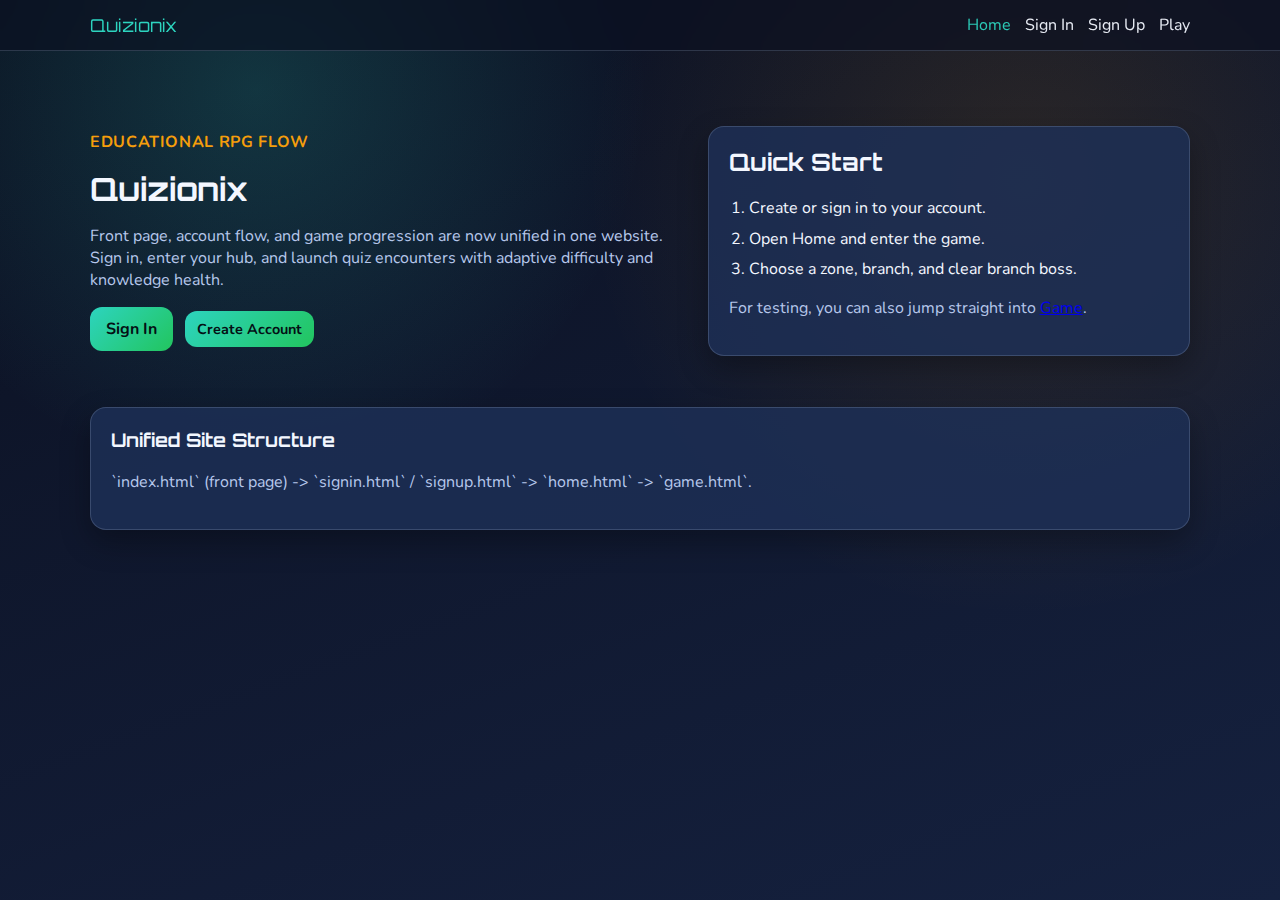
<file: index.html>
<!DOCTYPE html>
<html lang="en">
<head>
  <meta charset="UTF-8" />
  <meta name="viewport" content="width=device-width, initial-scale=1.0" />
  <title>Quizionix | Front Page</title>
  <link rel="stylesheet" href="css/site.css" />
</head>
<body>
  <header class="site-header">
    <nav class="nav container">
      <a href="index.html" class="logo">Quizionix</a>
      <button class="nav-toggle" id="navToggle" aria-label="Toggle navigation">Menu</button>
      <div class="nav-links" id="navLinks">
        <a href="index.html" class="active">Home</a>
        <a href="signin.html">Sign In</a>
        <a href="signup.html">Sign Up</a>
        <a href="game.html">Play</a>
      </div>
    </nav>
  </header>

  <main class="container">
    <section class="hero">
      <div>
        <p class="kicker">Educational RPG Flow</p>
        <h1>Quizionix</h1>
        <p class="subtext">
          Front page, account flow, and game progression are now unified in one website.
          Sign in, enter your hub, and launch quiz encounters with adaptive difficulty and knowledge health.
        </p>
        <p>
          <a href="signin.html" class="btn">Sign In</a>
          <a href="signup.html" class="btn btn-small" style="margin-left: 8px;">Create Account</a>
        </p>
      </div>
      <aside class="panel">
        <h2>Quick Start</h2>
        <ol class="how-steps">
          <li>Create or sign in to your account.</li>
          <li>Open Home and enter the game.</li>
          <li>Choose a zone, branch, and clear branch boss.</li>
        </ol>
        <p class="muted">For testing, you can also jump straight into <a href="game.html">Game</a>.</p>
      </aside>
    </section>

    <section class="about panel">
      <h3>Unified Site Structure</h3>
      <p class="muted">`index.html` (front page) -> `signin.html` / `signup.html` -> `home.html` -> `game.html`.</p>
    </section>
  </main>

  <script src="js/site.js"></script>
</body>
</html>
</file>
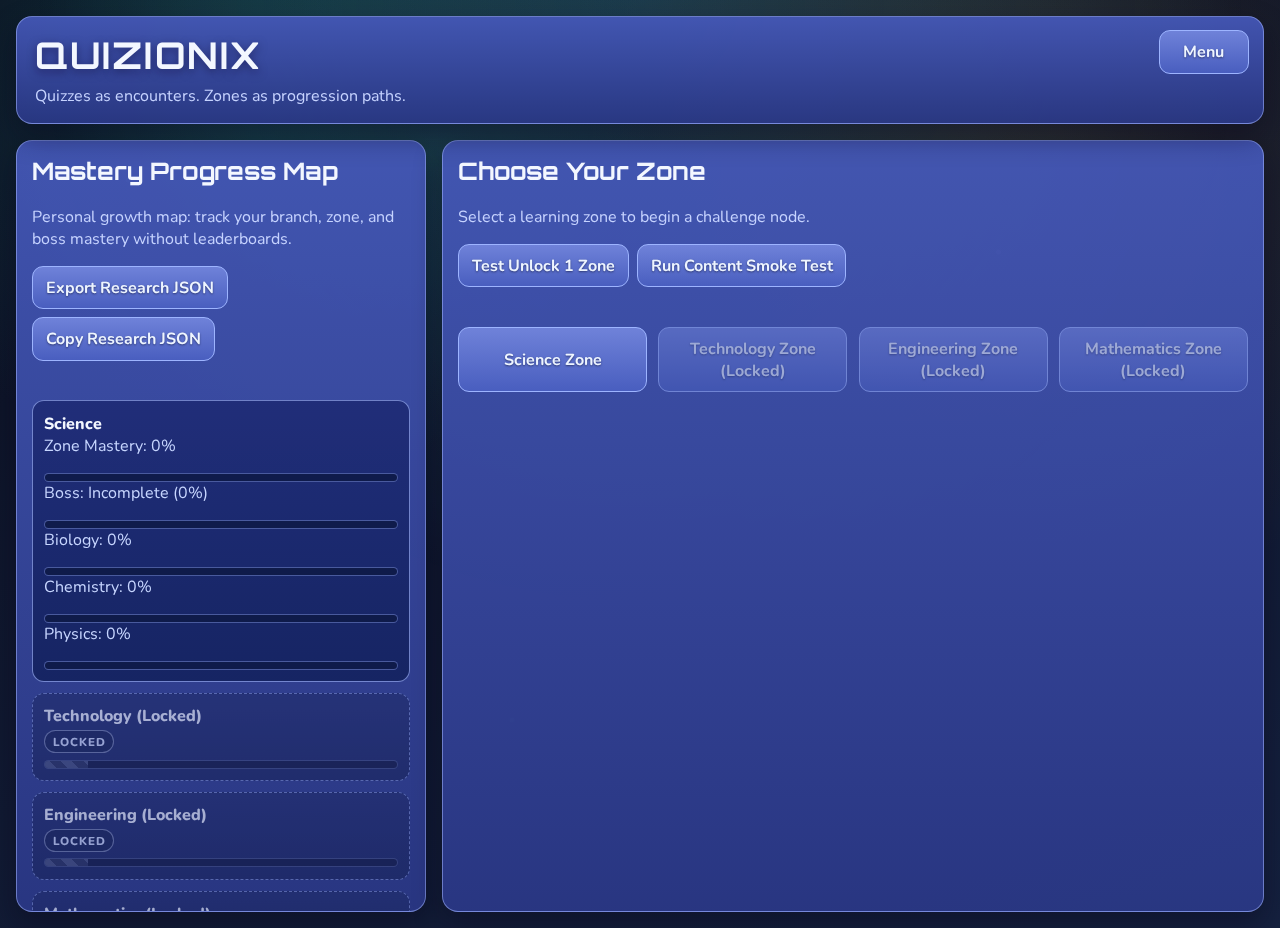
<file: game.html>
<!doctype html>
<html lang="en">
<head>
  <meta charset="UTF-8" />
  <meta name="viewport" content="width=device-width, initial-scale=1.0" />
  <title>Quizionix Game</title>
  <link rel="stylesheet" href="css/site.css" />
  <link rel="stylesheet" href="style.css" />
</head>
<body>
  <main class="game-shell">
    <header class="game-header">
      <h1>Quizionix</h1>
      <p class="subtitle">Quizzes as encounters. Zones as progression paths.</p>
      <button id="menu-toggle-button" class="menu-toggle-button" type="button" aria-expanded="false">Menu</button>
    </header>

    <section class="progress-map-panel" aria-labelledby="progress-map-title">
      <h2 id="progress-map-title">Mastery Progress Map</h2>
      <p class="lead-text">Personal growth map: track your branch, zone, and boss mastery without leaderboards.</p>
      <div class="utility-actions">
        <button id="export-json-button" type="button">Export Research JSON</button>
        <button id="copy-json-button" type="button">Copy Research JSON</button>
      </div>
      <p id="export-status" class="content-test-output" aria-live="polite"></p>
      <div id="mastery-map"></div>
      <h3>Rewards & Badges</h3>
      <div id="badge-panel"></div>
      <p id="badge-notification" class="badge-notification" aria-live="polite"></p>
    </section>

    <section id="zone-screen" class="screen active" aria-labelledby="zone-title">
      <h2 id="zone-title">Choose Your Zone</h2>
      <p class="lead-text">Select a learning zone to begin a challenge node.</p>
      <div class="utility-actions">
        <button id="test-unlock-button" type="button">Test Unlock 1 Zone</button>
        <button id="content-test-button" type="button">Run Content Smoke Test</button>
      </div>
      <p id="content-test-output" class="content-test-output"></p>
      <div id="zone-list" class="zone-list"></div>

      <div id="branch-panel" class="branch-panel" hidden>
        <h3>Select Branch</h3>
        <p id="branch-panel-label">Choose a subtopic path.</p>
        <div id="branch-list" class="zone-list"></div>
      </div>
    </section>

    <section id="challenge-screen" class="screen" aria-labelledby="challenge-title">
      <h2 id="challenge-title">Challenge Node</h2>
      <div class="status-row">
        <p><strong>Zone:</strong> <span id="active-zone">-</span></p>
        <p><strong>Branch:</strong> <span id="active-branch">-</span></p>
        <p><strong>Difficulty:</strong> <span id="difficulty-level">Beginner</span></p>
        <p><strong>Mastery:</strong> <span id="mastery-level">0</span></p>
        <p><strong>Knowledge Health:</strong> <span id="knowledge-health">100</span>/100</p>
        <p><strong>Total Points:</strong> <span id="total-points">0</span></p>
      </div>
      <div class="kh-meter" aria-hidden="true">
        <span id="kh-fill"></span>
      </div>
      <p id="challenge-timer" class="challenge-timer">Elapsed: 00:00 | Multiplier: 3.00x</p>

      <article class="challenge-card">
        <p id="boss-indicator"></p>
        <p id="challenge-prompt">Challenge loading...</p>
      </article>

      <form id="answer-form" class="answer-form">
        <label id="answer-label">Your Answer</label>
        <div id="answer-choices" class="answer-choices" role="group" aria-label="Answer choices"></div>
        <div id="answer-text-wrap" class="answer-text-wrap" hidden>
          <input id="answer-text-input" type="text" autocomplete="off" placeholder="Type answer and press Enter" />
        </div>
      </form>

      <p id="feedback" class="feedback" aria-live="polite"></p>
      <div id="end-stats-panel" class="end-stats" hidden>
        <h3>Quiz Completion Summary</h3>
        <p id="end-stats-text"></p>
      </div>
      <button id="back-button" class="back-button" type="button">Back to Zones</button>
    </section>

    <section id="branch-complete-screen" class="screen" aria-labelledby="branch-complete-title">
      <h2 id="branch-complete-title">Branch Completed</h2>
      <p id="branch-complete-message" class="lead-text">Great work. Move to the next branch?</p>
      <div class="branch-complete-actions">
        <button id="next-branch-yes" type="button">Yes, Next Branch</button>
        <button id="next-branch-no" type="button">No, Stay in Zone</button>
      </div>
    </section>
  </main>
  <aside id="game-menu" class="game-menu" hidden aria-label="Game Menu">
    <h3>Game Menu</h3>
    <div class="game-menu-actions">
      <button id="menu-resume-button" type="button">Resume</button>
      <button id="menu-sfx-button" type="button">SFX: On</button>
      <button id="menu-zones-button" type="button">Go To Zones</button>
      <button id="menu-restart-button" type="button">Restart Session</button>
    </div>
  </aside>
  <div id="pop-up-container" aria-live="polite"></div>
  <audio id="sfx-correct" preload="none"></audio>
  <audio id="sfx-wrong" preload="none"></audio>
  <audio id="sfx-badge" preload="none"></audio>
  <audio id="sfx-boss" preload="none"></audio>

  <script type="module" src="script.js"></script>
</body>
</html>
</file>
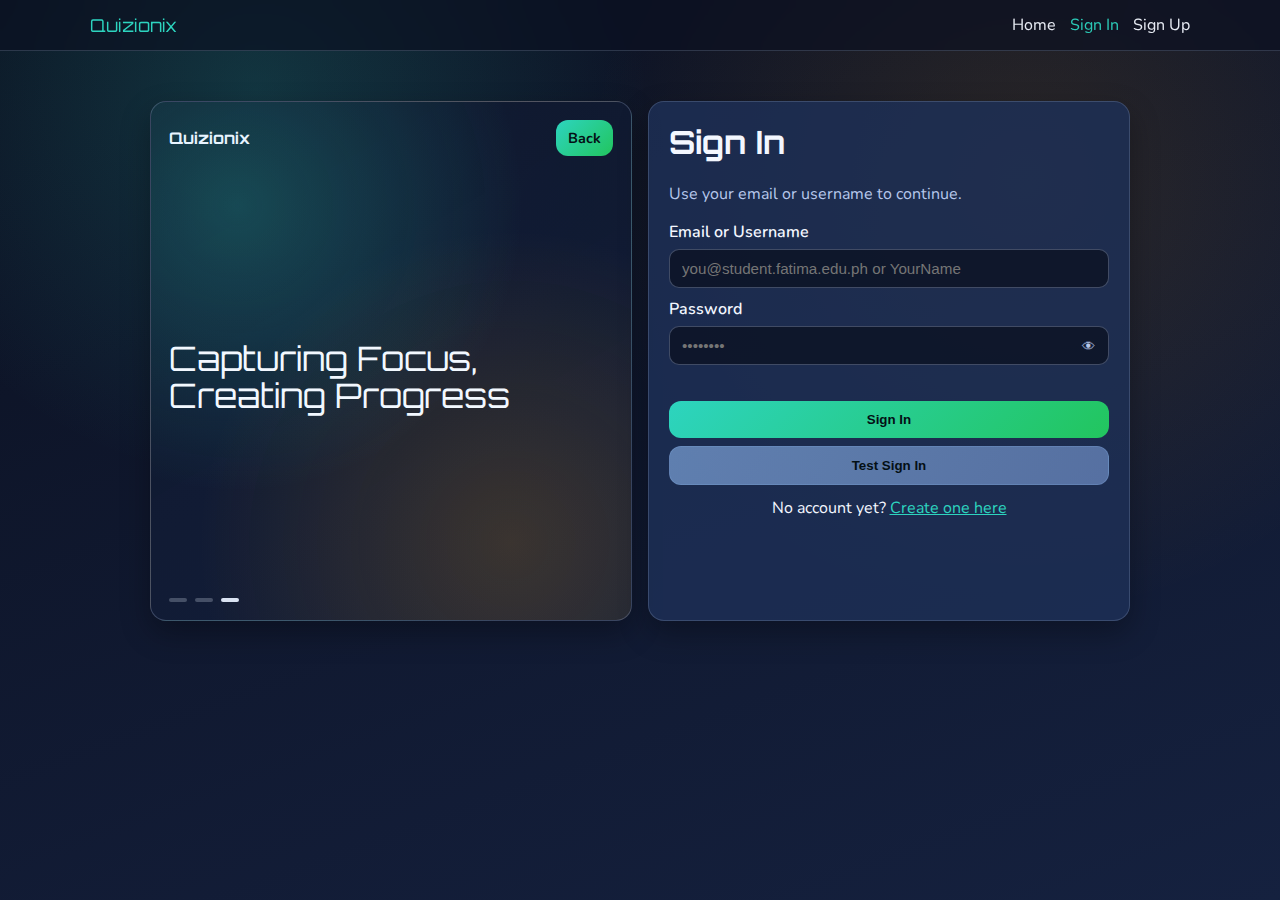
<file: home.html>
﻿<!DOCTYPE html>
<html lang="en">
<head>
  <meta charset="UTF-8" />
  <meta name="viewport" content="width=device-width, initial-scale=1.0" />
  <title>Home | Quizionix</title>
  <link rel="stylesheet" href="css/site.css" />
</head>
<body>
  <header class="site-header">
    <nav class="nav container">
      <a href="home.html" class="logo">Quizionix</a>
      <button class="nav-toggle" id="navToggle" aria-label="Toggle navigation">Menu</button>
      <div class="nav-links" id="navLinks">
        <a href="home.html" class="active">Home</a>
        <a href="#">Profile</a>
        <a href="#">Categories</a>
        <button id="logoutBtn" class="btn btn-small danger" type="button">Logout</button>
      </div>
    </nav>
  </header>

  <main class="container home-main">
    <section class="welcome-section">
      <h1 id="welcomeTitle">Welcome!</h1>
      <p class="muted">Choose a category to begin your learning quest.</p>
      <a href="game.html" class="btn">Enter Quizionix Game</a>
    </section>

    <!-- ========== Quiz Navigation Cards ========== -->
    <section class="grid">
      <article class="panel game-card" data-category="science">
        <h2>Science Quest</h2>
        <p>Explore concepts in physics, chemistry, and biology.</p>
        <button class="btn full category-btn" type="button" data-action="open-category">Open (Soon)</button>
      </article>
      <article class="panel game-card" data-category="math">
        <h2>Math Arena</h2>
        <p>Challenge yourself with algebra, geometry, and calculus problems.</p>
        <button class="btn full category-btn" type="button" data-action="open-category">Open (Soon)</button>
      </article>
      <article class="panel game-card" data-category="history">
        <h2>History Run</h2>
        <p>Journey through historical events and civilizations.</p>
        <button class="btn full category-btn" type="button" data-action="open-category">Open (Soon)</button>
      </article>
    </section>
  </main>

  <div class="quix-chat" id="quixChat">
    <button class="quix-launch" id="quixLaunch" type="button" aria-label="Open Quix chat">
      Quix
    </button>

    <section class="quix-panel hidden" id="quixPanel" aria-live="polite">
      <header class="quix-head">
        <div>
          <h3>Quix the Cat</h3>
          <p>Study Tutor</p>
        </div>
        <button id="quixClose" class="quix-close" type="button" aria-label="Close chat">x</button>
      </header>

      <div class="quix-messages" id="quixMessages"></div>

      <form id="quixForm" class="quix-form">
        <input id="quixInput" type="text" placeholder="Ask Quix for help..." autocomplete="off" />
        <button type="submit" class="btn btn-small">Send</button>
      </form>
    </section>
  </div>

  <!-- Future hook: attach quiz/game engine after auth -->
  <script src="https://cdn.jsdelivr.net/npm/gsap@3.12.5/dist/gsap.min.js" defer></script>
  <script src="js/site.js"></script>
  <script src="js/home.js"></script>
</body>
</html>
</file>
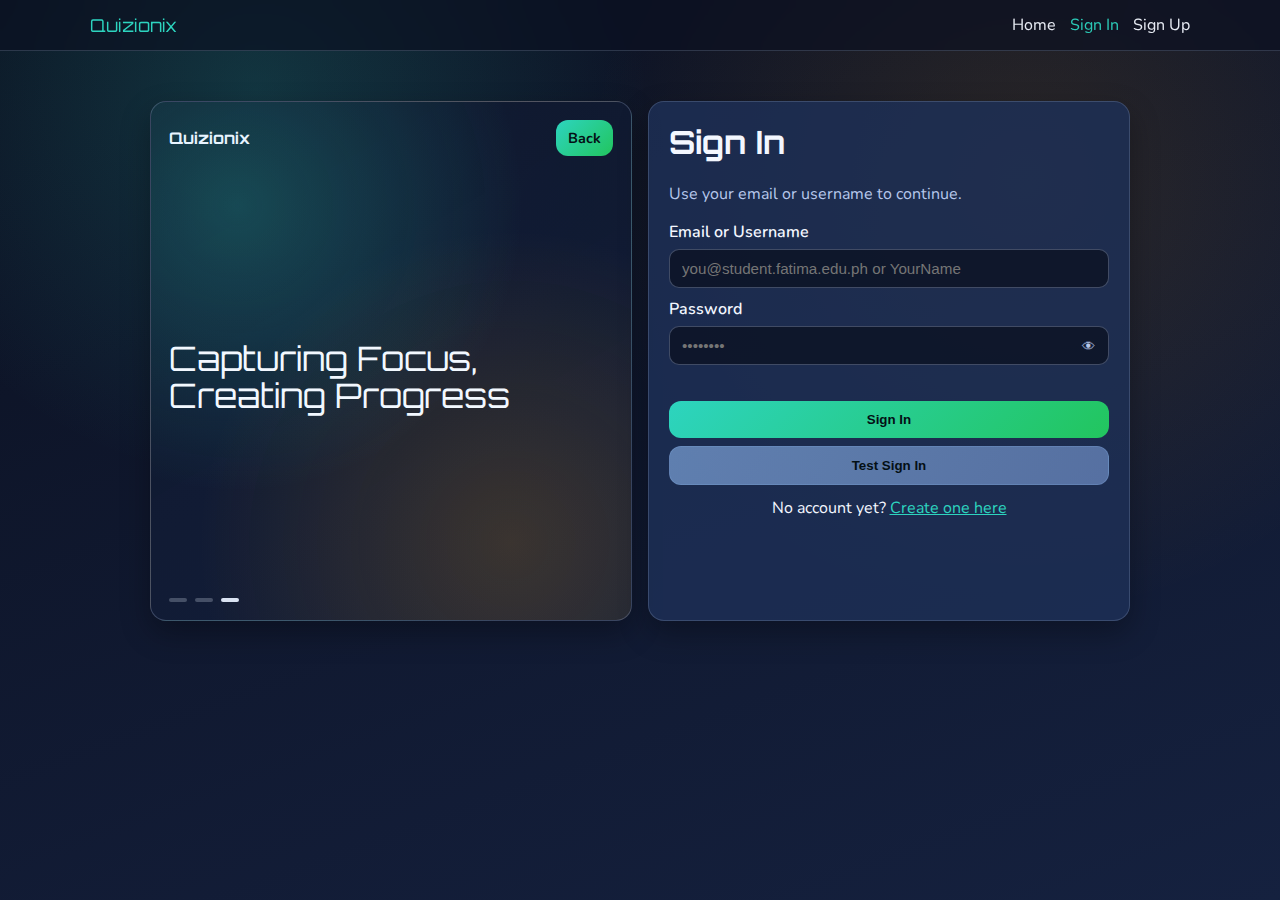
<file: signin.html>
﻿<!DOCTYPE html>
<html lang="en">
<head>
  <meta charset="UTF-8" />
  <meta name="viewport" content="width=device-width, initial-scale=1.0" />
  <title>Sign In | Quizionix</title>
  <link rel="stylesheet" href="css/site.css" />
</head>
<body>
  <header class="site-header">
    <nav class="nav container">
      <a href="index.html" class="logo">Quizionix</a>
      <button class="nav-toggle" id="navToggle" aria-label="Toggle navigation">Menu</button>
      <div class="nav-links" id="navLinks">
        <a href="index.html">Home</a>
        <a href="signin.html" class="active">Sign In</a>
        <a href="signup.html">Sign Up</a>
      </div>
    </nav>
  </header>

  <main class="container auth-wrap">
    <section class="login-panel">
      <div class="login-hero">
        <div class="login-hero-top">
          <span class="login-hero-brand">Quizionix</span>
          <a href="index.html" class="btn btn-small">Back</a>
        </div>
        <div class="login-hero-body">
          <p>Capturing Focus,</p>
          <p>Creating Progress</p>
        </div>
        <div class="login-hero-dots" aria-hidden="true">
          <span></span><span></span><span class="active"></span>
        </div>
      </div>

      <div class="login-auth panel auth-card">
        <h1>Sign In</h1>
        <p class="muted">Use your email or username to continue.</p>

        <form id="signinForm" novalidate>
          <label for="signinIdentifier">Email or Username</label>
          <input id="signinIdentifier" name="identifier" type="text" required placeholder="you@student.fatima.edu.ph or YourName" />

          <label for="signinPassword">Password</label>
          <div class="password-wrap">
            <input id="signinPassword" name="password" type="password" required placeholder="••••••••" />
            <button type="button" class="icon-btn toggle-password" data-target="signinPassword" aria-label="Toggle password visibility">👁</button>
          </div>

          <p id="signinError" class="error-msg" aria-live="polite"></p>
          <button type="submit" class="btn full">Sign In</button>
          <button
            type="button"
            id="testSignInBtn"
            class="btn full"
            style="background: linear-gradient(120deg, rgba(125, 164, 217, 0.7), rgba(111, 141, 196, 0.7)); margin-top: 8px; border: 1px solid rgba(125, 164, 217, 0.3);"
          >
            Test Sign In
          </button>
        </form>
        <p class="auth-foot">
          No account yet? <a href="signup.html">Create one here</a>
        </p>
      </div>
    </section>
  </main>

  <script src="js/site.js"></script>
  <script src="js/auth.js"></script>
  <script>
    // Test sign-in button for quick testing
    document.getElementById('testSignInBtn')?.addEventListener('click', (e) => {
      e.preventDefault();
      const testUser = {
        email: 'test@student.fatima.edu.ph',
        username: 'Test User'
      };
      
      localStorage.setItem('quizionix_current_user', JSON.stringify(testUser));
      localStorage.setItem('userEmail', testUser.email);
      localStorage.setItem('userName', testUser.username);
      
      window.location.href = 'home.html';
    });
  </script>
</body>
</html>
</file>
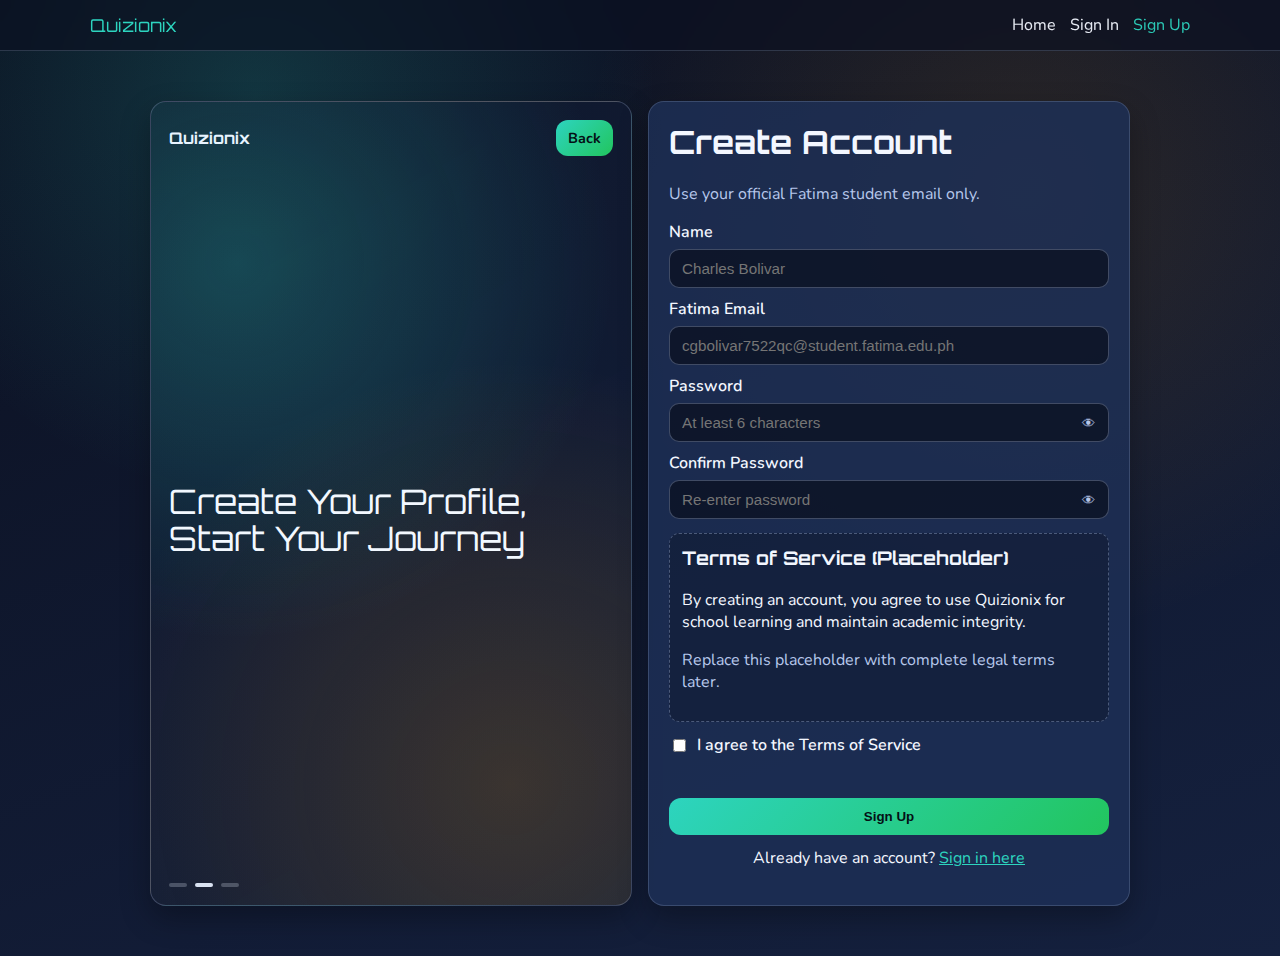
<file: signup.html>
﻿<!DOCTYPE html>
<html lang="en">
<head>
  <meta charset="UTF-8" />
  <meta name="viewport" content="width=device-width, initial-scale=1.0" />
  <title>Sign Up | Quizionix</title>
  <link rel="stylesheet" href="css/site.css" />
</head>
<body>
  <header class="site-header">
    <nav class="nav container">
      <a href="index.html" class="logo">Quizionix</a>
      <button class="nav-toggle" id="navToggle" aria-label="Toggle navigation">Menu</button>
      <div class="nav-links" id="navLinks">
        <a href="index.html">Home</a>
        <a href="signin.html">Sign In</a>
        <a href="signup.html" class="active">Sign Up</a>
      </div>
    </nav>
  </header>

  <main class="container auth-wrap">
    <section class="login-panel">
      <div class="login-hero">
        <div class="login-hero-top">
          <span class="login-hero-brand">Quizionix</span>
          <a href="index.html" class="btn btn-small">Back</a>
        </div>
        <div class="login-hero-body">
          <p>Create Your Profile,</p>
          <p>Start Your Journey</p>
        </div>
        <div class="login-hero-dots" aria-hidden="true">
          <span></span><span class="active"></span><span></span>
        </div>
      </div>

      <div class="login-auth panel auth-card">
        <h1>Create Account</h1>
        <p class="muted">Use your official Fatima student email only.</p>

        <form id="signupForm" novalidate>
          <label for="signupName">Name</label>
          <input id="signupName" name="name" type="text" required placeholder="Charles Bolivar" />

          <label for="signupEmail">Fatima Email</label>
          <input id="signupEmail" name="email" type="email" required placeholder="cgbolivar7522qc@student.fatima.edu.ph" />

          <label for="signupPassword">Password</label>
          <div class="password-wrap">
            <input id="signupPassword" name="password" type="password" required placeholder="At least 6 characters" />
            <button type="button" class="icon-btn toggle-password" data-target="signupPassword" aria-label="Toggle password visibility">👁</button>
          </div>

          <label for="signupConfirm">Confirm Password</label>
          <div class="password-wrap">
            <input id="signupConfirm" name="confirmPassword" type="password" required placeholder="Re-enter password" />
            <button type="button" class="icon-btn toggle-password" data-target="signupConfirm" aria-label="Toggle confirm password visibility">👁</button>
          </div>

          <div class="terms-box">
            <h3>Terms of Service (Placeholder)</h3>
            <p>By creating an account, you agree to use Quizionix for school learning and maintain academic integrity.</p>
            <p class="muted">Replace this placeholder with complete legal terms later.</p>
          </div>

          <label class="checkbox-line">
            <input id="agreeTerms" type="checkbox" />
            <span>I agree to the Terms of Service</span>
          </label>

          <p id="signupError" class="error-msg" aria-live="polite"></p>
          <button id="signupSubmit" type="submit" class="btn full" disabled>Sign Up</button>
        </form>

        <p class="auth-foot">
          Already have an account? <a href="signin.html">Sign in here</a>
        </p>
      </div>
    </section>
  </main>

  <script src="js/site.js"></script>
  <script src="js/auth.js"></script>
</body>
</html>
</file>
<file: css/site.css>
﻿@import url("https://fonts.googleapis.com/css2?family=Orbitron:wght@600;700&family=Nunito:wght@400;600;700&display=swap");

:root {
  --bg-1: #0b1020;
  --bg-2: #15213f;
  --panel: #1d2f57;
  --text: #f3f7ff;
  --muted: #b6c7eb;
  --accent: #2dd4bf;
  --accent-2: #f59e0b;
  --danger: #ef4444;
  --shadow: 0 12px 30px rgba(0, 0, 0, 0.3);
}

* {
  box-sizing: border-box;
}

body {
  margin: 0;
  font-family: "Nunito", sans-serif;
  color: var(--text);
  background:
    radial-gradient(circle at 20% 10%, rgba(45, 212, 191, 0.18), transparent 30%),
    radial-gradient(circle at 80% 20%, rgba(245, 158, 11, 0.12), transparent 35%),
    linear-gradient(160deg, var(--bg-1), var(--bg-2));
  min-height: 100vh;
}

h1,
h2,
h3,
.logo {
  font-family: "Orbitron", sans-serif;
  margin-top: 0;
}

.container {
  width: min(1100px, 92vw);
  margin-inline: auto;
}

.site-header {
  position: sticky;
  top: 0;
  z-index: 20;
  backdrop-filter: blur(8px);
  background: rgba(11, 16, 32, 0.65);
  border-bottom: 1px solid rgba(182, 199, 235, 0.2);
}

.nav {
  display: flex;
  align-items: center;
  justify-content: space-between;
  gap: 12px;
  padding: 14px 0;
}

.logo {
  color: var(--accent);
  text-decoration: none;
  font-size: 1.1rem;
}

.nav-toggle {
  display: none;
  border: 1px solid rgba(182, 199, 235, 0.35);
  border-radius: 10px;
  background: rgba(8, 14, 29, 0.55);
  color: var(--text);
  padding: 8px 12px;
}

.nav-links {
  display: flex;
  gap: 14px;
  align-items: center;
  flex-wrap: wrap;
}

.nav-links a {
  color: var(--text);
  text-decoration: none;
  opacity: 0.95;
}

.nav-links a:hover,
.nav-links .active {
  color: var(--accent);
}

.hero {
  display: grid;
  grid-template-columns: 1.1fr 0.9fr;
  gap: 28px;
  padding: 64px 0 40px;
  align-items: center;
}

.hero h1 {
  margin-bottom: 16px;
}

.kicker {
  color: var(--accent-2);
  font-weight: 700;
  letter-spacing: 0.04em;
  text-transform: uppercase;
}

.subtext {
  color: var(--muted);
  max-width: 60ch;
}

.panel {
  background: rgba(29, 47, 87, 0.82);
  border: 1px solid rgba(182, 199, 235, 0.2);
  border-radius: 16px;
  box-shadow: var(--shadow);
  padding: 20px;
}

.about {
  margin-bottom: 50px;
}

.muted {
  color: var(--muted);
}

.btn {
  display: inline-block;
  border: none;
  border-radius: 12px;
  background: linear-gradient(135deg, var(--accent), #22c55e);
  color: #041015;
  font-weight: 700;
  padding: 11px 16px;
  text-decoration: none;
  cursor: pointer;
  transition: transform 0.2s ease, filter 0.2s ease;
}

.btn:hover {
  transform: translateY(-2px);
  filter: brightness(1.1);
}

.btn-small {
  padding: 8px 12px;
  font-size: 0.9rem;
}

.full {
  width: 100%;
}

.danger {
  background: var(--danger);
  color: white;
}

.auth-wrap {
  display: grid;
  place-items: center;
  padding: 50px 0;
}

.login-panel {
  width: min(980px, 100%);
  display: grid;
  grid-template-columns: 1fr 1fr;
  gap: 16px;
  align-items: stretch;
}

.login-hero {
  border-radius: 16px;
  border: 1px solid rgba(182, 199, 235, 0.25);
  box-shadow: var(--shadow);
  padding: 18px;
  display: flex;
  flex-direction: column;
  justify-content: space-between;
  min-height: 520px;
  background:
    radial-gradient(circle at 18% 20%, rgba(45, 212, 191, 0.25), transparent 50%),
    radial-gradient(circle at 75% 85%, rgba(245, 158, 11, 0.18), transparent 55%),
    linear-gradient(150deg, rgba(16, 24, 45, 0.95), rgba(18, 31, 59, 0.92));
}

.login-hero-top {
  display: flex;
  justify-content: space-between;
  align-items: center;
  gap: 10px;
}

.login-hero-brand {
  font-family: "Orbitron", sans-serif;
  font-weight: 700;
  color: #e8f4ff;
}

.login-hero-body p {
  margin: 0;
  font-family: "Orbitron", sans-serif;
  font-size: clamp(1.5rem, 3vw, 2.1rem);
  color: #f2f8ff;
  line-height: 1.1;
}

.login-hero-dots {
  display: flex;
  gap: 8px;
}

.login-hero-dots span {
  width: 18px;
  height: 4px;
  border-radius: 999px;
  background: rgba(228, 237, 252, 0.25);
}

.login-hero-dots .active {
  background: rgba(228, 237, 252, 0.95);
}

.login-auth {
  height: 100%;
}

.login-panel .auth-card {
  width: 100%;
}

.auth-card {
  width: min(520px, 100%);
}

label {
  display: block;
  margin: 10px 0 6px;
  font-weight: 600;
}

input {
  width: 100%;
  border-radius: 10px;
  border: 1px solid rgba(182, 199, 235, 0.3);
  background: rgba(8, 14, 29, 0.7);
  color: var(--text);
  padding: 10px 12px;
  font-size: 0.95rem;
}

input:focus {
  outline: 2px solid rgba(45, 212, 191, 0.4);
  border-color: var(--accent);
}

.password-wrap {
  position: relative;
}

.icon-btn {
  position: absolute;
  right: 8px;
  top: 50%;
  transform: translateY(-50%);
  border: none;
  border-radius: 8px;
  background: transparent;
  color: var(--muted);
  cursor: pointer;
}

.terms-box {
  margin-top: 14px;
  padding: 12px;
  border: 1px dashed rgba(182, 199, 235, 0.35);
  border-radius: 10px;
  background: rgba(8, 14, 29, 0.35);
}

.checkbox-line {
  display: flex;
  gap: 8px;
  align-items: center;
  margin: 12px 0;
}

.checkbox-line input {
  width: auto;
}

.error-msg {
  min-height: 20px;
  margin: 6px 0 10px;
  color: #ff9f9f;
  font-weight: 700;
}

.auth-foot {
  margin-top: 12px;
  text-align: center;
}

.auth-foot a {
  color: var(--accent);
}

.home-main {
  padding: 28px 0 60px;
}

/* ========== Welcome Section ========== */
.welcome-section {
  margin-bottom: 32px;
}

.welcome-section h1 {
  margin-bottom: 8px;
  font-size: clamp(1.8rem, 4vw, 2.4rem);
}

.welcome-section p {
  margin: 0;
  color: var(--muted);
}

/* ========== Interactive Cat Guide ========== */
.cat-guide-section {
  margin-bottom: 40px;
  position: relative;
  z-index: 10;
}

.cat-guide-container {
  display: flex;
  align-items: flex-start;
  gap: 20px;
  background: linear-gradient(135deg, rgba(11, 16, 32, 0.6), rgba(29, 47, 87, 0.4));
  border: 1px solid rgba(45, 212, 191, 0.2);
  border-radius: 20px;
  padding: 24px;
  box-shadow: 0 12px 40px rgba(45, 212, 191, 0.1), inset 0 1px 0 rgba(45, 212, 191, 0.1);
  backdrop-filter: blur(12px);
  animation: slideUp 0.5s ease-out;
  position: relative;
}

.cat-character {
  flex-shrink: 0;
  width: 100px;
  height: 100px;
  display: flex;
  align-items: center;
  justify-content: center;
  animation: catBob 2.5s ease-in-out infinite;
}

.cat-emoji {
  font-size: 4.5rem;
  filter: drop-shadow(0 0 16px rgba(45, 212, 191, 0.4));
  display: block;
}

.cat-bubble {
  flex: 1;
  background: linear-gradient(135deg, rgba(11, 16, 32, 0.7), rgba(29, 47, 87, 0.5));
  border-left: 3px solid var(--accent);
  border-radius: 14px;
  padding: 18px;
  box-shadow: 0 8px 24px rgba(45, 212, 191, 0.08);
}

.cat-bubble p {
  margin: 0 0 14px 0;
  font-size: 0.98rem;
  color: var(--text);
  line-height: 1.5;
  font-weight: 500;
}

.cat-actions {
  display: flex;
  flex-wrap: wrap;
  gap: 10px;
}

.cat-action-btn {
  padding: 8px 14px;
  border: 1px solid rgba(45, 212, 191, 0.3);
  border-radius: 8px;
  background: linear-gradient(135deg, rgba(45, 212, 191, 0.15), rgba(6, 182, 212, 0.1));
  color: var(--accent);
  font-weight: 600;
  font-size: 0.85rem;
  cursor: pointer;
  transition: all 0.2s ease;
}

.cat-action-btn:hover {
  background: linear-gradient(135deg, rgba(45, 212, 191, 0.25), rgba(6, 182, 212, 0.18));
  border-color: rgba(45, 212, 191, 0.5);
  box-shadow: 0 4px 12px rgba(45, 212, 191, 0.15);
  transform: translateY(-2px);
}

.cat-action-btn:active {
  transform: translateY(0);
}

.cat-close-btn {
  flex-shrink: 0;
  position: absolute;
  top: 12px;
  right: 12px;
  width: 32px;
  height: 32px;
  border: 1px solid rgba(182, 199, 235, 0.2);
  border-radius: 8px;
  background: rgba(12, 20, 38, 0.6);
  color: var(--text);
  font-size: 1.5rem;
  cursor: pointer;
  transition: all 0.2s ease;
  display: flex;
  align-items: center;
  justify-content: center;
  line-height: 1;
}

.cat-close-btn:hover {
  background: rgba(45, 212, 191, 0.2);
  border-color: rgba(45, 212, 191, 0.4);
  color: var(--accent);
}

.cat-guide-section.hidden {
  display: none;
}

.grid {
  margin-top: 18px;
  display: grid;
  gap: 14px;
  grid-template-columns: repeat(auto-fit, minmax(210px, 1fr));
}

.game-card p {
  color: var(--muted);
}

.cat-card,
.cat-guide {
  display: flex;
  align-items: center;
  gap: 12px;
  background: transparent;
  border: none;
  padding: 0;
  box-shadow: none;
}

.cat-avatar {
  width: 128px;
  height: 128px;
  border-radius: 18px;
  overflow: visible;
  position: relative;
  background: transparent;
  border: none;
  box-shadow: none;
  animation: bob 2.4s ease-in-out infinite;
  display: flex;
  align-items: center;
  justify-content: center;
  font-size: 3rem;
  color: var(--accent);
}

.cat-avatar::before {
  content: "🐱";
  font-size: 5rem;
  filter: drop-shadow(0 0 12px rgba(45, 212, 191, 0.4));
}

.cat-avatar-img,
.cat-avatar-video {
  width: 100%;
  height: 100%;
  object-fit: cover;
  display: none;
}

.cat-avatar-img {
  position: absolute;
  inset: 0;
  opacity: 0.18;
}

.cat-avatar-video {
  position: relative;
  z-index: 1;
}

.cat-bubble {
  background: rgba(255, 255, 255, 0.92);
  color: #10203a;
  border-radius: 14px;
  padding: 10px 12px;
  max-width: 260px;
  font-weight: 700;
}

.how-lead {
  margin-top: 0;
  margin-bottom: 12px;
}

.how-steps {
  margin: 0;
  padding-left: 20px;
  display: grid;
  gap: 8px;
  color: var(--text);
}

.how-steps li {
  line-height: 1.4;
}

.how-steps strong {
  color: var(--accent);
}

.cat-guide {
  position: fixed;
  right: 14px;
  bottom: 14px;
  z-index: 30;
}

.hidden {
  display: none !important;
}

.quix-chat {
  position: fixed;
  right: 14px;
  bottom: 14px;
  z-index: 40;
}

.quix-launch {
  width: 78px;
  height: 78px;
  border: none;
  border-radius: 999px;
  padding: 0;
  background: linear-gradient(135deg, var(--accent), #06b6d4);
  box-shadow: 0 0 24px rgba(45, 212, 191, 0.5);
  cursor: pointer;
  overflow: visible;
  transition: transform 0.2s ease, filter 0.2s ease, box-shadow 0.2s ease;
  font-family: "Orbitron", sans-serif;
  font-size: 0.9rem;
  font-weight: 700;
  color: #041015;
  display: flex;
  align-items: center;
  justify-content: center;
}

.quix-launch:hover {
  transform: scale(1.1);
  filter: brightness(1.1);
  box-shadow: 0 0 32px rgba(45, 212, 191, 0.7);
}

.quix-launch:active {
  transform: scale(0.95);
}

.quix-panel {
  width: min(380px, 92vw);
  margin-top: 10px;
  background: linear-gradient(135deg, rgba(11, 16, 32, 0.7), rgba(29, 47, 87, 0.5));
  border: 1px solid rgba(45, 212, 191, 0.2);
  border-radius: 20px;
  box-shadow: 0 25px 50px rgba(45, 212, 191, 0.12), inset 0 1px 0 rgba(45, 212, 191, 0.1);
  overflow: hidden;
  backdrop-filter: blur(20px);
  animation: slideUp 0.3s ease-out;
}

.quix-head {
  display: flex;
  justify-content: space-between;
  align-items: center;
  padding: 16px;
  background: linear-gradient(135deg, rgba(11, 16, 32, 0.8), rgba(29, 47, 87, 0.6));
  border-bottom: 1px solid rgba(45, 212, 191, 0.15);
}

.quix-head h3 {
  margin: 0;
  font-size: 0.95rem;
  background: linear-gradient(135deg, var(--accent), #06b6d4);
  -webkit-background-clip: text;
  -webkit-text-fill-color: transparent;
  background-clip: text;
  font-weight: 700;
  letter-spacing: 0.5px;
}

.quix-head p {
  margin: 0;
  font-size: 0.8rem;
  color: rgba(182, 199, 235, 0.6);
}

.quix-anim {
  width: 64px;
  height: 64px;
  border-radius: 12px;
  object-fit: contain;
  background: transparent !important;
  border: none;
  box-shadow: 0 0 16px rgba(45, 212, 191, 0.3);
  display: block;
}

.quix-close {
  border: 1px solid rgba(182, 199, 235, 0.35);
  border-radius: 8px;
  background: rgba(12, 20, 38, 0.8);
  color: var(--text);
  width: 30px;
  height: 30px;
  cursor: pointer;
  transition: background-color 0.2s ease, border-color 0.2s ease;
}

.quix-close:hover {
  background: rgba(45, 212, 191, 0.25);
  border-color: rgba(45, 212, 191, 0.5);
  color: var(--accent);
}

.quix-close:active {
  background: rgba(45, 212, 191, 0.35);
}

.quix-messages {
  height: 270px;
  overflow-y: auto;
  overflow-x: hidden;
  padding: 14px 12px;
  display: flex;
  flex-direction: column;
  gap: 10px;
  scroll-behavior: smooth;
  background: linear-gradient(135deg, rgba(11, 16, 32, 0.3), rgba(29, 47, 87, 0.2));
}

.quix-messages::-webkit-scrollbar {
  width: 6px;
}

.quix-messages::-webkit-scrollbar-track {
  background: rgba(12, 19, 39, 0.5);
}

.quix-messages::-webkit-scrollbar-thumb {
  background: rgba(45, 212, 191, 0.4);
  border-radius: 3px;
}

.quix-messages::-webkit-scrollbar-thumb:hover {
  background: rgba(45, 212, 191, 0.6);
}

.quix-msg {
  padding: 10px 12px;
  border-radius: 14px;
  max-width: 85%;
  font-size: 0.93rem;
  animation: fadeIn 0.3s ease-out;
  word-break: break-word;
  line-height: 1.4;
}

.quix-msg.bot {
  background: linear-gradient(135deg, rgba(45, 212, 191, 0.18), rgba(6, 182, 212, 0.12));
  border-left: 3px solid rgba(45, 212, 191, 0.7);
  align-self: flex-start;
  color: rgba(243, 247, 255, 0.95);
  box-shadow: 0 4px 12px rgba(45, 212, 191, 0.1);
}

.quix-msg.user {
  background: linear-gradient(135deg, rgba(99, 102, 241, 0.25), rgba(139, 92, 246, 0.18));
  border-right: 3px solid rgba(99, 102, 241, 0.7);
  align-self: flex-end;
  color: rgba(230, 245, 255, 0.98);
  box-shadow: 0 4px 12px rgba(99, 102, 241, 0.15);
}

.quix-form {
  display: grid;
  grid-template-columns: 1fr auto;
  gap: 8px;
  padding: 12px;
  border-top: 1px solid rgba(45, 212, 191, 0.15);
  background: linear-gradient(135deg, rgba(11, 16, 32, 0.4), rgba(29, 47, 87, 0.25));
}

.quix-form input {
  margin: 0;
  background: rgba(8, 14, 29, 0.5) !important;
  border: 1px solid rgba(45, 212, 191, 0.2) !important;
  transition: all 0.2s ease;
  padding: 9px 11px !important;
  font-size: 0.9rem !important;
  color: var(--text) !important;
}

.quix-form input::placeholder {
  color: rgba(182, 199, 235, 0.35);
}

.quix-form input:focus {
  outline: none !important;
  border-color: var(--accent) !important;
  background: rgba(8, 14, 29, 0.7) !important;
  box-shadow: 0 0 12px rgba(45, 212, 191, 0.2) !important;
}

.quix-form button {
  padding: 9px 14px;
  border: none;
  border-radius: 10px;
  background: linear-gradient(135deg, var(--accent), #06b6d4);
  color: #041015;
  font-weight: 700;
  font-size: 0.9rem;
  cursor: pointer;
  transition: all 0.2s ease;
  box-shadow: 0 4px 12px rgba(45, 212, 191, 0.2);
}

.quix-form button:hover {
  transform: translateY(-2px);
  filter: brightness(1.15);
  box-shadow: 0 6px 16px rgba(45, 212, 191, 0.3);
}

.quix-form button:active {
  transform: translateY(0);
  box-shadow: 0 2px 8px rgba(45, 212, 191, 0.2);
}

@keyframes slideUp {
  from {
    opacity: 0;
    transform: translateY(20px);
  }
  to {
    opacity: 1;
    transform: translateY(0);
  }
}

@keyframes fadeIn {
  from {
    opacity: 0;
  }
  to {
    opacity: 1;
  }
}

@keyframes catBob {
  0%,
  100% {
    transform: translateY(0) rotate(0deg);
  }
  50% {
    transform: translateY(-8px) rotate(-1deg);
  }
}

@keyframes bob {
  0%,
  100% {
    transform: translateY(0);
  }
  50% {
    transform: translateY(-6px);
  }
}

@media (max-width: 860px) {
  .hero {
    grid-template-columns: 1fr;
    padding-top: 40px;
  }

  .nav {
    flex-wrap: wrap;
  }

  .nav-toggle {
    display: inline-block;
  }

  .nav-links {
    width: 100%;
    display: none;
    flex-direction: column;
    align-items: flex-start;
    padding: 8px 0;
  }

  .nav-links.open {
    display: flex;
  }

  .cat-guide {
    right: 8px;
    left: 8px;
    bottom: 10px;
  }

  .quix-chat {
    right: 8px;
    left: 8px;
    bottom: 10px;
  }

  .quix-panel {
    width: 100%;
  }

  .cat-bubble {
    max-width: none;
  }

  .cat-avatar {
    width: 112px;
    height: 112px;
  }

  .login-panel {
    grid-template-columns: 1fr;
  }

  .login-hero {
    min-height: 280px;
  }
}
</file>
<file: style.css>
﻿:root {
  --bg-1: #0b1020;
  --bg-2: #15213f;
  --bg-3: #15213f;
  --panel-1: #1d2f57;
  --panel-2: #1d2f57;
  --panel-edge: rgba(182, 199, 235, 0.3);
  --panel-shadow: 0 12px 28px rgba(8, 7, 28, 0.45);
  --ink: #f3f7ff;
  --muted: #c6d3ff;
  --accent: #2dd4bf;
  --accent-2: #f59e0b;
  --good: #48e880;
  --bad: #ff6b8d;
  --warn: #ffca56;
}

* {
  box-sizing: border-box;
}

body {
  margin: 0;
  font-family: "Nunito", sans-serif;
  color: var(--ink);
  min-height: 100vh;
  background:
    radial-gradient(circle at 20% 10%, rgba(45, 212, 191, 0.18), transparent 30%),
    radial-gradient(circle at 80% 20%, rgba(245, 158, 11, 0.12), transparent 35%),
    linear-gradient(160deg, var(--bg-1), var(--bg-2));
}

body::before,
body::after {
  content: "";
  position: fixed;
  inset: 0;
  pointer-events: none;
  z-index: -1;
}

body::before {
  background:
    radial-gradient(circle at 10% 20%, rgba(130, 219, 255, 0.16) 0 2px, transparent 3px),
    radial-gradient(circle at 78% 28%, rgba(195, 166, 255, 0.2) 0 2px, transparent 3px),
    radial-gradient(circle at 40% 80%, rgba(140, 255, 198, 0.14) 0 2px, transparent 3px);
  animation: starDrift 24s linear infinite;
}

body::after {
  background: radial-gradient(circle at 50% 0%, rgba(101, 242, 255, 0.18) 0%, rgba(101, 242, 255, 0) 55%);
  animation: skyPulse 6s ease-in-out infinite;
}

h1,
h2,
h3,
p {
  margin-top: 0;
}

h1,
h2,
h3 {
  font-family: "Orbitron", sans-serif;
}

.game-shell {
  width: 100%;
  min-height: 100vh;
  padding: 1rem;
  display: grid;
  grid-template-columns: minmax(320px, 410px) 1fr;
  grid-template-areas:
    "header header"
    "map play";
  gap: 1rem;
}

.game-header,
.progress-map-panel,
.screen {
  border-radius: 16px;
  border: 1px solid rgba(162, 181, 255, 0.55);
  background: linear-gradient(180deg, rgba(69, 88, 184, 0.94) 0%, rgba(42, 56, 134, 0.94) 100%);
  box-shadow: var(--panel-shadow);
}

.game-header {
  grid-area: header;
  padding: 0.95rem 1.1rem;
  position: relative;
  overflow: hidden;
}

.game-header h1 {
  margin: 0;
  font-size: clamp(1.8rem, 3.2vw, 2.3rem);
  text-transform: uppercase;
  letter-spacing: 0.06em;
  text-shadow: 0 3px 10px rgba(18, 10, 55, 0.5);
}

.subtitle,
.lead-text {
  color: var(--muted);
}

.subtitle {
  margin: 0.45rem 0 0;
}

.progress-map-panel {
  grid-area: map;
  padding: 0.95rem;
  height: calc(100vh - 8rem);
  overflow: auto;
}

.screen {
  grid-area: play;
  display: none;
  padding: 0.95rem;
  min-height: calc(100vh - 8rem);
}

.screen.active {
  display: block;
  animation: screenEnter 280ms ease;
}

.utility-actions {
  display: flex;
  gap: 0.5rem;
  flex-wrap: wrap;
  margin-bottom: 0.35rem;
}

.zone-list {
  display: grid;
  grid-template-columns: repeat(auto-fit, minmax(180px, 1fr));
  gap: 0.7rem;
  margin-top: 0.8rem;
}

.branch-panel {
  margin-top: 1rem;
  padding-top: 0.75rem;
  border-top: 1px dashed rgba(173, 190, 255, 0.45);
}

.branch-progress-button {
  display: grid;
  grid-template-columns: 1fr auto;
  grid-template-areas:
    "title value"
    "meter meter";
  align-items: center;
  gap: 0.35rem 0.55rem;
  text-align: left;
}

.branch-progress-title {
  grid-area: title;
  font-weight: 800;
  letter-spacing: 0.02em;
}

.branch-progress-meter {
  grid-area: meter;
  width: 100%;
  height: 9px;
  border-radius: 999px;
  background: rgba(15, 26, 73, 0.95);
  border: 1px solid rgba(140, 166, 247, 0.45);
  overflow: hidden;
}

.branch-progress-meter-fill {
  display: block;
  height: 100%;
  width: 0%;
  background: linear-gradient(90deg, #57f0a0 0%, #58dfff 100%);
  transition: width 260ms ease;
}

.branch-progress-meter-value {
  grid-area: value;
  font-size: 0.88rem;
  color: #e9f4ff;
  font-weight: 700;
}

button,
.zone-button {
  color: #eef5ff;
  background: linear-gradient(180deg, #6f82d9 0%, #495ebf 100%);
  border: 1px solid #9db4ff;
  border-radius: 11px;
  padding: 0.62rem 0.8rem;
  font: inherit;
  font-weight: 700;
  cursor: pointer;
  text-shadow: 0 1px 2px rgba(8, 10, 34, 0.5);
  transition: transform 140ms ease, box-shadow 180ms ease, filter 180ms ease;
}

button:focus-visible,
.zone-button:focus-visible,
#answer-text-input:focus-visible {
  outline: 2px solid #7bf6ff;
  outline-offset: 2px;
}

button:hover,
.zone-button:hover {
  transform: translateY(-1px);
  box-shadow: 0 8px 18px rgba(9, 9, 35, 0.35);
  filter: brightness(1.08);
}

button:disabled,
.zone-button:disabled {
  opacity: 0.55;
  cursor: not-allowed;
  transform: none;
  box-shadow: none;
}

.content-test-output {
  min-height: 1.2rem;
  font-size: 0.9rem;
}

.content-test-output.pass {
  color: var(--good);
}

.content-test-output.fail {
  color: var(--bad);
}

.status-row {
  display: grid;
  grid-template-columns: repeat(3, minmax(160px, 1fr));
  gap: 0.55rem;
  margin-bottom: 0.7rem;
}

.status-row p {
  margin: 0;
  padding: 0.45rem 0.55rem;
  border-radius: 9px;
  border: 1px solid rgba(155, 178, 255, 0.6);
  background: linear-gradient(180deg, rgba(30, 43, 112, 0.92) 0%, rgba(19, 32, 93, 0.92) 100%);
  font-size: 0.9rem;
}

.challenge-timer {
  font-size: 0.9rem;
  font-weight: 700;
  color: #c4f6ff;
}

.kh-meter {
  width: 100%;
  height: 12px;
  border-radius: 999px;
  background: rgba(13, 21, 70, 0.9);
  border: 1px solid rgba(146, 169, 255, 0.6);
  margin-bottom: 0.6rem;
  overflow: hidden;
}

#kh-fill {
  display: block;
  height: 100%;
  width: 100%;
  background: linear-gradient(90deg, #4ef58a 0%, #2dd4d4 100%);
  transition: width 320ms ease, background-color 220ms ease;
}

.challenge-card {
  border-radius: 12px;
  border: 1px solid rgba(166, 184, 255, 0.62);
  background: linear-gradient(180deg, rgba(33, 47, 123, 0.95) 0%, rgba(21, 35, 95, 0.95) 100%);
  padding: 0.8rem;
  margin-bottom: 0.85rem;
  position: relative;
  overflow: hidden;
  transition: transform 180ms ease, box-shadow 180ms ease, border-color 180ms ease;
}

.challenge-card::after {
  content: "";
  position: absolute;
  inset: 0;
  background: linear-gradient(120deg, transparent 0%, rgba(137, 237, 255, 0.09) 40%, transparent 70%);
  transform: translateX(-120%);
  animation: panelSweep 5s linear infinite;
  pointer-events: none;
}

#boss-indicator {
  margin: 0 0 0.4rem;
  font-weight: 800;
  color: var(--warn);
}

#challenge-prompt {
  margin: 0;
  color: #f3f7ff;
}

.answer-form {
  display: flex;
  flex-wrap: wrap;
  gap: 0.55rem;
}

#answer-label {
  width: 100%;
  font-weight: 700;
  color: #def1ff;
}

.answer-choices {
  width: 100%;
  display: grid;
  grid-template-columns: repeat(2, minmax(180px, 1fr));
  gap: 0.7rem;
}

.choice-box {
  min-height: 68px;
  border-radius: 14px;
  border: 1px solid #a5b9ff;
  color: #f5fbff;
  background: linear-gradient(180deg, #4e61c5 0%, #36489f 100%);
  font-size: 1.05rem;
  font-weight: 800;
  cursor: pointer;
  transition: transform 140ms ease, box-shadow 170ms ease, border-color 170ms ease, filter 170ms ease;
}

.choice-box:hover {
  transform: translateY(-1px);
  box-shadow: 0 8px 18px rgba(10, 10, 36, 0.35);
}

.choice-box.selected {
  border-color: #7dffbe;
  box-shadow: 0 0 0 2px rgba(84, 255, 183, 0.3) inset;
  filter: brightness(1.06);
}

.answer-text-wrap {
  width: 100%;
}

#answer-text-input {
  width: 100%;
  min-height: 54px;
  border-radius: 12px;
  border: 1px solid #a4bbff;
  background: rgba(25, 37, 102, 0.95);
  color: #f2f8ff;
  padding: 0.7rem 0.8rem;
  font: inherit;
  font-size: 1rem;
}

#answer-text-input::placeholder {
  color: #afc0f0;
}

#answer-text-input:focus {
  outline: 2px solid rgba(85, 224, 255, 0.48);
  outline-offset: 1px;
}

.feedback {
  min-height: 1.5rem;
  margin-top: 0.75rem;
  font-weight: 700;
  border-radius: 9px;
  padding: 0.45rem 0.6rem;
  background: rgba(24, 36, 98, 0.88);
}

.feedback.success {
  color: #72f0a9;
}

.feedback.fail {
  color: #ff90aa;
}

.end-stats {
  margin-top: 0.75rem;
  border-radius: 10px;
  border: 1px solid rgba(158, 182, 255, 0.62);
  padding: 0.65rem;
  background: linear-gradient(180deg, rgba(29, 43, 112, 0.95) 0%, rgba(18, 31, 90, 0.95) 100%);
}

.back-button {
  margin-top: 0.7rem;
}

#mastery-map,
#progress-map {
  display: grid;
  grid-template-columns: 1fr;
  gap: 0.7rem;
  margin-top: 0.75rem;
}

.zone-progress {
  border-radius: 12px;
  border: 1px solid rgba(165, 185, 255, 0.64);
  background: linear-gradient(180deg, rgba(31, 45, 119, 0.95) 0%, rgba(21, 35, 97, 0.95) 100%);
  padding: 0.7rem;
}

.zone-progress.locked {
  opacity: 0.62;
  border-style: dashed;
  background: linear-gradient(180deg, rgba(28, 39, 96, 0.75) 0%, rgba(20, 30, 78, 0.75) 100%);
}

.zone-locked-badge {
  margin: 0.2rem 0 0.4rem;
  display: inline-block;
  padding: 0.15rem 0.45rem;
  border-radius: 999px;
  border: 1px solid rgba(208, 220, 255, 0.5);
  color: #d8e3ff;
  font-size: 0.72rem;
  font-weight: 800;
  letter-spacing: 0.08em;
  background: rgba(17, 26, 66, 0.6);
}

.zone-locked-shell {
  width: 100%;
  height: 9px;
  border-radius: 999px;
  border: 1px solid rgba(147, 169, 243, 0.35);
  background: rgba(14, 21, 56, 0.9);
  overflow: hidden;
}

.zone-locked-bar {
  display: block;
  width: 12%;
  height: 100%;
  background: repeating-linear-gradient(
    45deg,
    rgba(181, 197, 247, 0.32) 0 8px,
    rgba(181, 197, 247, 0.14) 8px 16px
  );
}

.zone-progress-title {
  font-weight: 800;
  margin: 0;
}

.zone-progress-value,
.branch-progress-label {
  color: #c7d6ff;
}

.mastery-bar {
  width: 100%;
  height: 9px;
  border-radius: 999px;
  background: rgba(15, 26, 73, 0.95);
  border: 1px solid rgba(131, 154, 241, 0.5);
  overflow: hidden;
}

.mastery-fill {
  height: 100%;
  display: block;
  background: linear-gradient(90deg, #57f0a0 0%, #58dfff 100%);
  transition: width 320ms ease;
}

.mastery-fill.tier-beginner {
  background: linear-gradient(90deg, #74d6ff 0%, #4aa9ff 100%);
}

.mastery-fill.tier-advanced {
  background: linear-gradient(90deg, #ffd87c 0%, #ffab47 100%);
}

.mastery-fill.tier-master {
  background: linear-gradient(90deg, #64f5a8 0%, #34d37b 100%);
}

#badge-panel {
  display: flex;
  flex-wrap: wrap;
  gap: 0.42rem;
}

.badge-chip {
  border-radius: 999px;
  border: 1px solid rgba(255, 199, 104, 0.7);
  background: linear-gradient(180deg, #5a4ad5 0%, #4031b7 100%);
  color: #ffd888;
  padding: 0.28rem 0.55rem;
  font-size: 0.84rem;
}

.badge-empty,
.badge-notification {
  color: #d4e2ff;
}

.badge-notification.active {
  color: #ffe195;
}

#export-status {
  margin-top: 0.35rem;
}

.branch-complete-actions {
  display: flex;
  flex-wrap: wrap;
  gap: 0.62rem;
  margin-top: 0.72rem;
}

#difficulty-level.difficulty-beginner {
  color: #72f0a9;
}

#difficulty-level.difficulty-advanced {
  color: #ffd88e;
}

#difficulty-level.difficulty-master {
  color: #ff9ab0;
}

#pop-up-container {
  position: fixed;
  top: clamp(72px, 14vh, 140px);
  left: 50%;
  transform: translateX(-50%);
  display: flex;
  flex-direction: column;
  align-items: center;
  gap: 0.48rem;
  width: min(92vw, 560px);
  pointer-events: none;
  z-index: 20;
}

.menu-toggle-button {
  position: absolute;
  top: 0.8rem;
  right: 0.9rem;
  min-width: 90px;
  z-index: 2;
}

.game-menu {
  position: fixed;
  top: 84px;
  right: 16px;
  width: min(300px, 86vw);
  padding: 0.8rem;
  border-radius: 14px;
  border: 1px solid rgba(171, 194, 255, 0.6);
  background: linear-gradient(180deg, rgba(50, 65, 150, 0.96) 0%, rgba(35, 47, 119, 0.96) 100%);
  box-shadow: 0 10px 22px rgba(7, 10, 33, 0.45);
  z-index: 30;
  animation: menuEnter 200ms ease;
}

.game-menu h3 {
  margin: 0 0 0.55rem;
  letter-spacing: 0.03em;
}

.game-menu-actions {
  display: grid;
  gap: 0.45rem;
}

body.menu-open .game-menu {
  display: block;
}

.popup-item {
  background: linear-gradient(180deg, rgba(92, 81, 201, 0.86) 0%, rgba(64, 52, 163, 0.86) 100%);
  color: #ffe69d;
  border: 1px solid rgba(255, 209, 110, 0.6);
  border-radius: 10px;
  padding: 0.5rem 0.65rem;
  font-size: 0.86rem;
  max-width: 92%;
  text-align: center;
  backdrop-filter: blur(1.5px);
  opacity: 0;
  transform: translateY(6px) scale(0.96);
}

.popup-item.boss-pop {
  border-color: #ffee86;
  box-shadow: 0 0 0.85rem rgba(255, 220, 120, 0.42);
}

.particle {
  position: fixed;
  width: 8px;
  height: 8px;
  border-radius: 2px;
  opacity: 0;
  pointer-events: none;
  z-index: 21;
}

.particle-correct,
.particle-wrong,
.particle-boss {
  animation: particleBurst 760ms ease forwards;
}

body.game-focus .progress-map-panel,
body.game-focus .status-row {
  display: none;
}

body.game-focus .game-shell {
  grid-template-columns: 1fr;
  grid-template-areas:
    "header"
    "play";
}

@media (max-width: 980px) {
  .game-shell {
    grid-template-columns: 1fr;
    grid-template-areas:
      "header"
      "map"
      "play";
    padding: 0.8rem;
  }

  .progress-map-panel,
  .screen {
    min-height: auto;
    height: auto;
  }

  .status-row {
    grid-template-columns: repeat(2, minmax(145px, 1fr));
  }
}

@media (max-width: 560px) {
  .status-row {
    grid-template-columns: 1fr;
  }

  .answer-choices {
    grid-template-columns: 1fr;
  }

  .game-header,
  .screen,
  .progress-map-panel {
    padding: 0.78rem;
  }

  .game-menu {
    top: 70px;
    right: 10px;
  }
}

@media (prefers-reduced-motion: reduce) {
  *,
  *::before,
  *::after {
    animation-duration: 0.01ms !important;
    animation-iteration-count: 1 !important;
    transition-duration: 0.01ms !important;
    scroll-behavior: auto !important;
  }
}

.feedback.feedback-pop {
  animation: feedbackFadePop 320ms ease;
}

.glow-correct {
  animation: glowCorrect 380ms ease;
}

.shake-wrong {
  animation: shakeWrong 280ms ease;
}

.fade-scale {
  animation: fadeScale 260ms ease;
}

.status-pulse {
  animation: statusPulse 360ms ease;
}

#knowledge-health {
  display: inline-block;
  transition: color 180ms ease;
}

#knowledge-health.kh-up {
  animation: khFlashUp 420ms ease;
}

#knowledge-health.kh-down {
  animation: khFlashDown 420ms ease;
}

.badge-notification.badge-pop {
  animation: badgePop 360ms ease;
}

.challenge-card.boss-victory {
  animation: bossVictoryGlow 700ms ease;
}

.popup-item.show {
  animation: popupShow 520ms ease forwards;
}

.popup-item.milestone-pop {
  animation: milestonePop 2400ms ease forwards;
}

.branch-button.branch-click {
  animation: branchClickPulse 200ms ease;
}

@keyframes feedbackFadePop {
  0% {
    opacity: 0.1;
    transform: translateY(4px);
  }
  100% {
    opacity: 1;
    transform: translateY(0);
  }
}

@keyframes khFlashUp {
  0% {
    color: inherit;
  }
  50% {
    color: var(--good);
  }
  100% {
    color: inherit;
  }
}

@keyframes khFlashDown {
  0% {
    color: inherit;
  }
  50% {
    color: var(--bad);
  }
  100% {
    color: inherit;
  }
}

@keyframes branchClickPulse {
  0% {
    transform: scale(1);
  }
  50% {
    transform: scale(0.98);
  }
  100% {
    transform: scale(1);
  }
}

@keyframes badgePop {
  0% {
    opacity: 0;
    transform: translateY(4px);
  }
  100% {
    opacity: 1;
    transform: translateY(0);
  }
}

@keyframes glowCorrect {
  0% {
    box-shadow: 0 0 0 rgba(89, 255, 190, 0);
  }
  50% {
    box-shadow: 0 0 0.75rem rgba(89, 255, 190, 0.6);
  }
  100% {
    box-shadow: 0 0 0 rgba(89, 255, 190, 0);
  }
}

@keyframes shakeWrong {
  0% {
    transform: translateX(0);
  }
  25% {
    transform: translateX(-4px);
  }
  50% {
    transform: translateX(4px);
  }
  75% {
    transform: translateX(-3px);
  }
  100% {
    transform: translateX(0);
  }
}

@keyframes fadeScale {
  0% {
    opacity: 0.88;
    transform: scale(0.985);
  }
  100% {
    opacity: 1;
    transform: scale(1);
  }
}

@keyframes statusPulse {
  0% {
    text-shadow: none;
  }
  50% {
    text-shadow: 0 0 0.45rem rgba(86, 231, 255, 0.4);
  }
  100% {
    text-shadow: none;
  }
}

@keyframes popupShow {
  0% {
    opacity: 0;
    transform: translateY(6px) scale(0.96);
  }
  20% {
    opacity: 1;
    transform: translateY(0) scale(1);
  }
  80% {
    opacity: 1;
    transform: translateY(0) scale(1);
  }
  100% {
    opacity: 0;
    transform: translateY(-4px) scale(0.98);
  }
}

@keyframes particleBurst {
  0% {
    opacity: 0;
    transform: translateY(0) scale(0.7) rotate(0deg);
  }
  20% {
    opacity: 1;
  }
  100% {
    opacity: 0;
    transform: translateY(-42px) scale(0.2) rotate(240deg);
  }
}

@keyframes milestonePop {
  0% {
    opacity: 0;
    transform: translateY(6px) scale(0.92);
  }
  25% {
    opacity: 1;
    transform: translateY(0) scale(1.02);
  }
  88% {
    opacity: 1;
    transform: translateY(0) scale(1);
  }
  100% {
    opacity: 0;
    transform: translateY(-5px) scale(0.98);
  }
}

@keyframes bossVictoryGlow {
  0% {
    border-color: rgba(166, 184, 255, 0.62);
    box-shadow: 0 0 0 rgba(255, 236, 142, 0);
  }
  45% {
    border-color: #ffde7d;
    box-shadow: 0 0 1rem rgba(255, 222, 125, 0.55);
  }
  100% {
    border-color: rgba(166, 184, 255, 0.62);
    box-shadow: 0 0 0 rgba(255, 236, 142, 0);
  }
}

@keyframes starDrift {
  0% {
    transform: translateY(0) scale(1);
  }
  100% {
    transform: translateY(10px) scale(1.02);
  }
}

@keyframes skyPulse {
  0%, 100% {
    opacity: 0.45;
  }
  50% {
    opacity: 0.9;
  }
}

@keyframes screenEnter {
  0% {
    opacity: 0;
    transform: translateY(8px) scale(0.995);
  }
  100% {
    opacity: 1;
    transform: translateY(0) scale(1);
  }
}

@keyframes panelSweep {
  0% {
    transform: translateX(-120%);
  }
  100% {
    transform: translateX(120%);
  }
}

@keyframes menuEnter {
  0% {
    opacity: 0;
    transform: translateY(-6px) scale(0.98);
  }
  100% {
    opacity: 1;
    transform: translateY(0) scale(1);
  }
}
</file>
